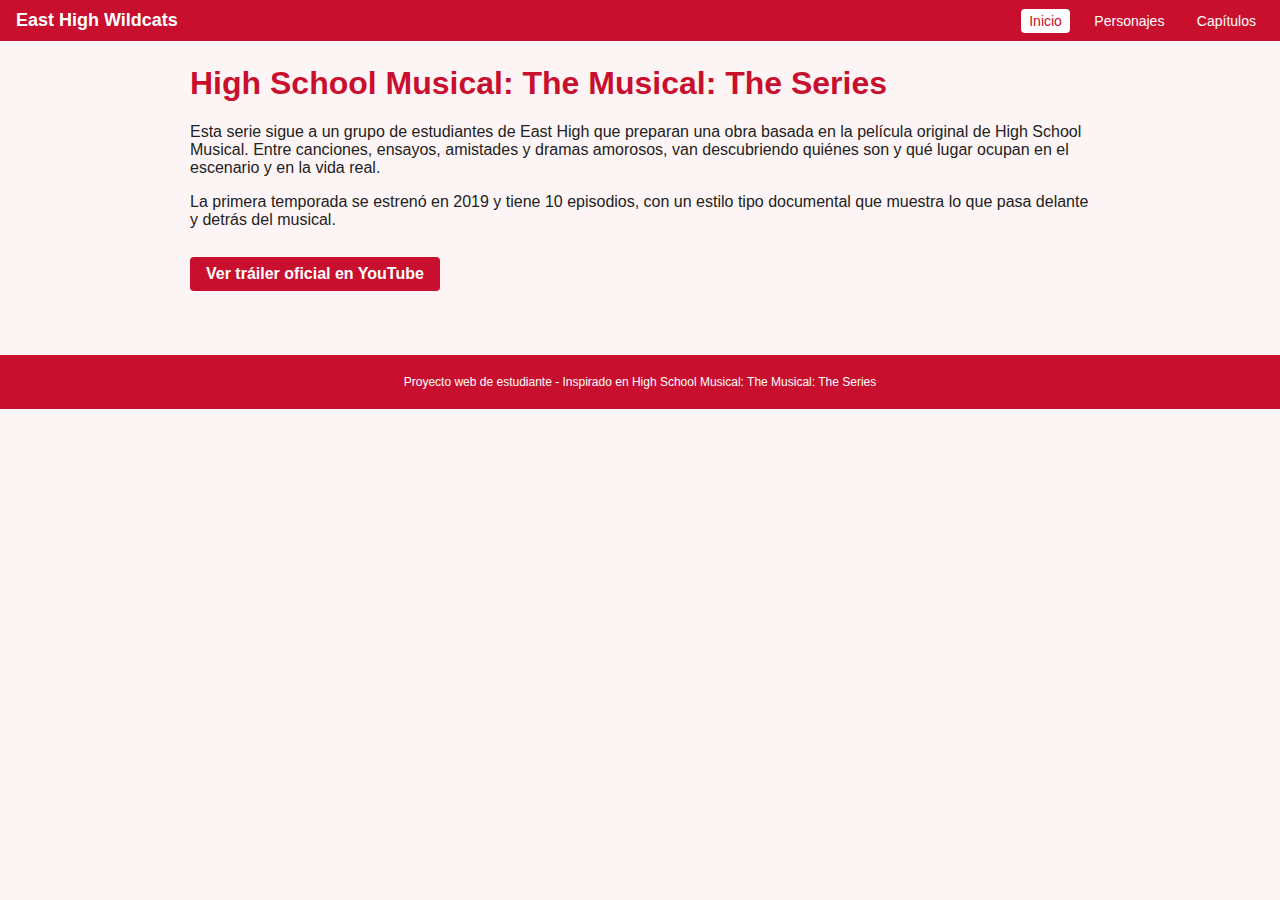
<file: index.html>
<!DOCTYPE html>
<html lang="es">
<head>
    <meta charset="UTF-8">
    <title>High School Musical: The Musical: The Series - Inicio</title>
    <link rel="stylesheet" href="styles.css">
</head>
<body>
    
    <header class="main-header">
        <div class="logo-text">East High Wildcats</div>
        <nav class="main-nav">
            <a href="index.html" class="active">Inicio</a>
            <a href="personajes.html">Personajes</a>
            <a href="capitulos.html">Capítulos</a>
        </nav>
    </header>

    <main class="content">
        <section class="hero">
            <h1>High School Musical: The Musical: The Series</h1>
            <p>
                Esta serie sigue a un grupo de estudiantes de East High que
                preparan una obra basada en la película original de High School Musical.
                Entre canciones, ensayos, amistades y dramas amorosos, van descubriendo
                quiénes son y qué lugar ocupan en el escenario y en la vida real.
            </p>
            <p>
                La primera temporada se estrenó en 2019 y tiene 10 episodios,
                con un estilo tipo documental que muestra lo que pasa delante y detrás del musical.
            </p>

            <a class="btn-trailer" href="https://www.youtube.com/watch?v=u_Nvc0LBIfo" target="_blank">
                Ver tráiler oficial en YouTube
            </a>
        </section>
    </main>

    <footer class="main-footer">
        <p>Proyecto web de estudiante - Inspirado en High School Musical: The Musical: The Series</p>
    </footer>
</body>
</html>
</file>
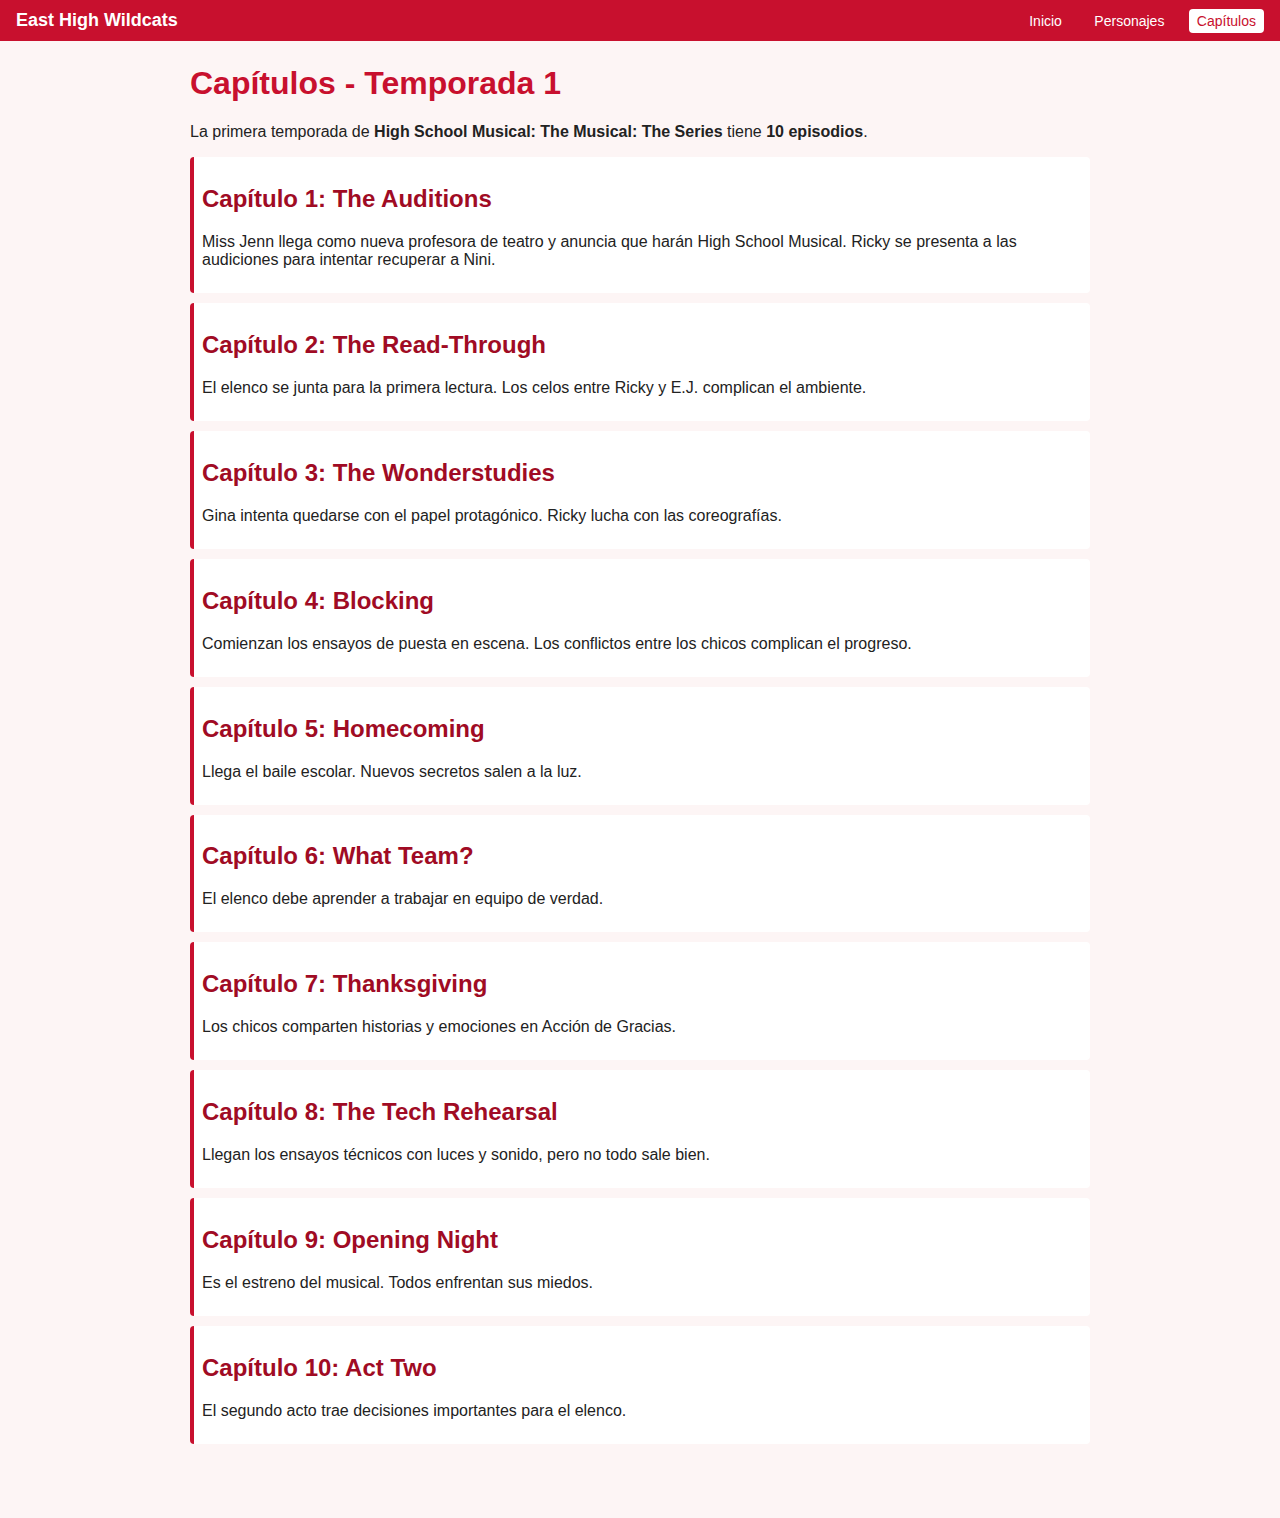
<file: capitulos.html>
<!DOCTYPE html>
<html lang="es">
<head>
    <meta charset="UTF-8">
    <title>HSMTMTS - Capítulos Temporada 1</title>
    <link rel="stylesheet" href="styles.css">
</head>
<body>
    <header class="main-header">
        <div class="logo-text">East High Wildcats</div>
        <nav class="main-nav">
            <a href="index.html">Inicio</a>
            <a href="personajes.html">Personajes</a>
            <a href="capitulos.html" class="active">Capítulos</a>
        </nav>
    </header>

    <main class="content">
        <h1>Capítulos - Temporada 1</h1>
        <p>
            La primera temporada de <strong>High School Musical: The Musical: The Series</strong>
            tiene <strong>10 episodios</strong>.
        </p>

        <section class="lista-capitulos">

            <article class="capitulo">
                <h2>Capítulo 1: The Auditions</h2>
                <p class="sinopsis">
                    Miss Jenn llega como nueva profesora de teatro y anuncia que
                    harán High School Musical. Ricky se presenta a las audiciones
                    para intentar recuperar a Nini.
                </p>
            </article>

            <article class="capitulo">
                <h2>Capítulo 2: The Read-Through</h2>
                <p class="sinopsis">
                    El elenco se junta para la primera lectura. Los celos entre
                    Ricky y E.J. complican el ambiente.
                </p>
            </article>

            <article class="capitulo">
                <h2>Capítulo 3: The Wonderstudies</h2>
                <p class="sinopsis">
                    Gina intenta quedarse con el papel protagónico. Ricky lucha
                    con las coreografías.
                </p>
            </article>

            <article class="capitulo">
                <h2>Capítulo 4: Blocking</h2>
                <p class="sinopsis">
                    Comienzan los ensayos de puesta en escena. Los conflictos
                    entre los chicos complican el progreso.
                </p>
            </article>

            <article class="capitulo">
                <h2>Capítulo 5: Homecoming</h2>
                <p class="sinopsis">
                    Llega el baile escolar. Nuevos secretos salen a la luz.
                </p>
            </article>

            <article class="capitulo">
                <h2>Capítulo 6: What Team?</h2>
                <p class="sinopsis">
                    El elenco debe aprender a trabajar en equipo de verdad.
                </p>
            </article>

            <article class="capitulo">
                <h2>Capítulo 7: Thanksgiving</h2>
                <p class="sinopsis">
                    Los chicos comparten historias y emociones en Acción de Gracias.
                </p>
            </article>

            <article class="capitulo">
                <h2>Capítulo 8: The Tech Rehearsal</h2>
                <p class="sinopsis">
                    Llegan los ensayos técnicos con luces y sonido, pero no todo sale bien.
                </p>
            </article>

            <article class="capitulo">
                <h2>Capítulo 9: Opening Night</h2>
                <p class="sinopsis">
                    Es el estreno del musical. Todos enfrentan sus miedos.
                </p>
            </article>

            <article class="capitulo">
                <h2>Capítulo 10: Act Two</h2>
                <p class="sinopsis">
                    El segundo acto trae decisiones importantes para el elenco.
                </p>
            </article>

        </section>
    </main>

</body>
</html>
</file>
<file: styles.css>
body {
    margin: 0;
    font-family: Arial, Helvetica, sans-serif;
    background-color: #fdf5f5;
    color: #222222;
}



.main-header {
    background-color: #c8102e;
    color: #ffffff;
    padding: 10px 16px;
    display: flex;
    justify-content: space-between;
    align-items: center;
}

.logo-text {
    font-weight: bold;
    font-size: 18px;
}

.main-nav a {
    color: #ffffff;
    text-decoration: none;
    margin-left: 12px;
    font-size: 14px;
    padding: 4px 8px;
    border-radius: 4px;
}

.main-nav a:hover {
    background-color: #ffffff;
    color: #c8102e;
}

.main-nav .active {
    background-color: #ffffff;
    color: #c8102e;
}



.content {
    max-width: 900px;
    margin: 24px auto;
    padding: 0 16px 40px 16px;
}

h1 {
    color: #c8102e;
}

h2 {
    color: #a00b24;
}



.btn-trailer {
    display: inline-block;
    margin-top: 12px;
    padding: 8px 16px;
    background-color: #c8102e;
    color: white;
    font-weight: bold;
    text-decoration: none;
    border-radius: 4px;
}

.btn-trailer:hover {
    background-color: white;
    color: #c8102e;
    border: 1px solid #c8102e;
}



.cards-personajes {
    display: flex;
    flex-wrap: wrap;
    gap: 16px;
    margin-top: 16px;
}

.personaje-card {
    background-color: #ffffff;
    border: 1px solid #e4cccc;
    border-radius: 6px;
    padding: 12px;
    flex: 1 1 260px;
    box-shadow: 0 1px 3px rgba(0,0,0,0.08);
    text-align: center;
}



.personaje-img {
    width: 200px;
    height: 200px;
    object-fit: cover;
    border-radius: 6px;
    margin-bottom: 10px;
}



.lista-capitulos {
    margin-top: 16px;
}

.capitulo {
    background-color: white;
    border-left: 4px solid #c8102e;
    margin-bottom: 10px;
    padding: 8px;
    border-radius: 4px;
}



.main-footer {
    background-color: #c8102e;
    color: white;
    text-align: center;
    padding: 8px;
    font-size: 12px;
}
</file>
